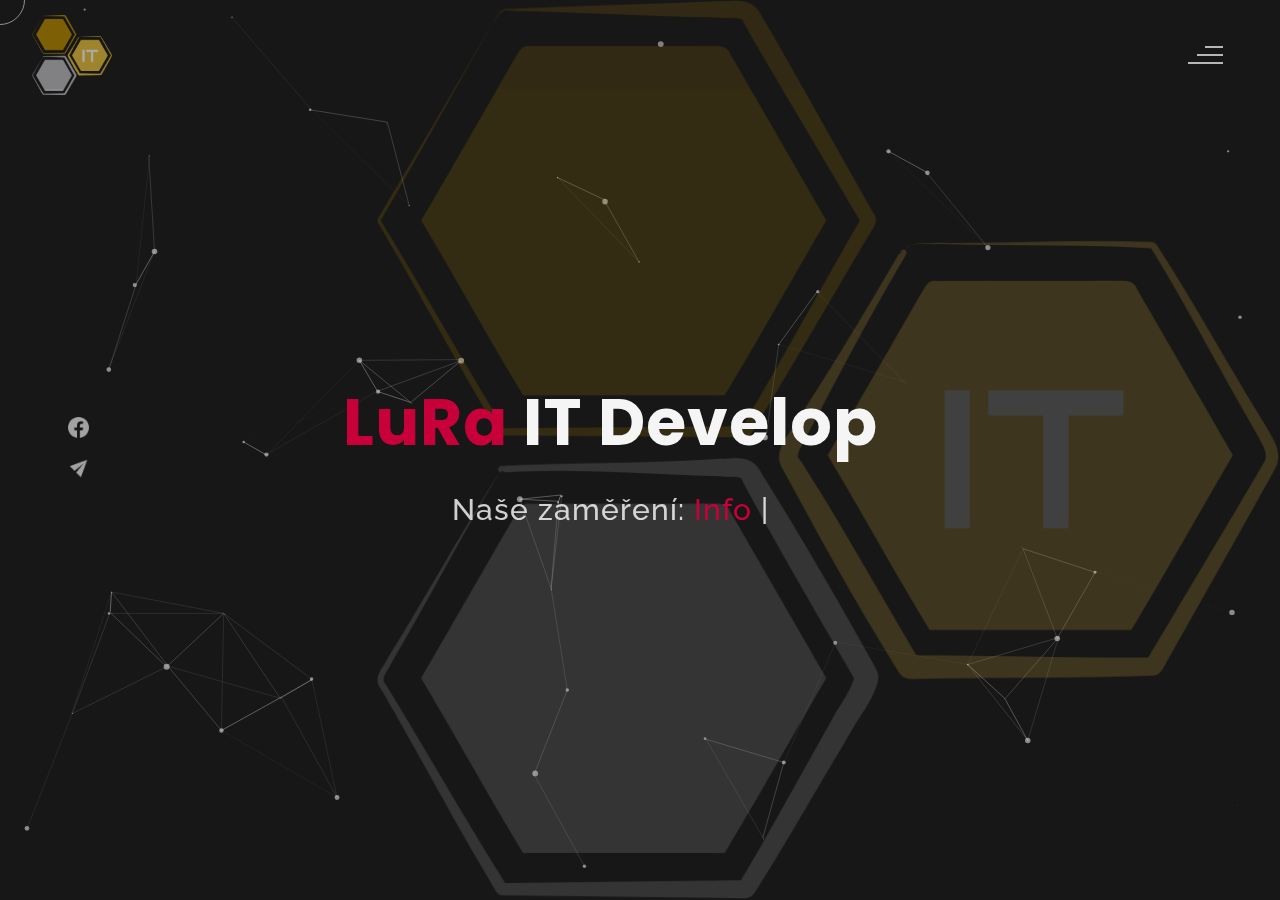
<file: index.html>
<!DOCTYPE html>
<html lang="cs">
<head>
    <meta charset="UTF-8">
    <meta name="viewport" content="width=device-width, initial-scale=1.0">
    <meta name="description" content="LuRa IT Develop - vývoj aplikací technologií Net" />
	<meta name="keywords" content="c#, net, maui, android, wpf, ASP .NET, programovani, Blazor, vyvoj, SignalR" />
	<meta name="author" content="Lukáš Hanák" />
    <title>LuRa IT Develop - vývoj aplikací technologií Net</title>
  <!--favicon-img--> 
   <link rel="icon" type="image/png" href="images/favicon.ico">
   <!--favicon-img-->
   <!--main css file should not be removed -->
    <link rel="stylesheet" href="css/index.css">
    <!--main css file-->
    <script src="https://cdnjs.cloudflare.com/ajax/libs/gsap/3.2.6/gsap.min.js"></script>
</head>
<body>
    <!--contains all the div-->
    <div id="all">
    <!--mouse  follower-->
        <div class="cursor"></div>
    <!--mouse  follower-->
    <!--loader-->
        <div id="loader">
            <span class="color">Načítám</span>... 
        </div>
    <!--loader-end-->
    <!--link-screen-->
        <div id="breaker">
        </div>
        <div id="breaker-two">
        </div>
    <!--link-screen-->
        <!--Main-Section-->
        <!--Navigator-fullscreen-->
        <div id="navigation-content">
            <div class="logo">
                <img src="images/obrazce_logo.png" alt="logo">
            </div>
            <div class="navigation-close">
                <span class="close-first"></span>
                <span class="close-second"></span>
            </div>
            <div class="navigation-links">
                <a href="#" data-text="DOMŮ" id="home-link" >DOMŮ</a>
                <a href="#" data-text="O NÁS" id="about-link" >O NÁS</a>
                <a href="#" data-text="SLUŽBY" id="portfolio-link" >NAŠE SLUŽBY</a>
                <a href="#" data-text="UKÁZKY" id="blog-link" >UKÁZKY Z NAŠÍ PRÁCE</a>
                <a href="#" data-text="KONTAKT" id="contact-link" >KONTAKT</a>
            </div>
        </div>
        <!--Navigator-Fullscreen END-->
          <!--Home Page-->
        <!--Menubar-->
        <div id="navigation-bar">
            <img src="images/obrazce_logo.png" alt="logo">
            <div class="menubar">
                <span class="first-span"></span>
                <span class="second-span"></span>
                <span class="third-span"></span>
            </div>
        </div>
        <!--Menubar End-->
          <!--Header-->
        <div id="header">
            <div id="particles"></div>
              <!--Social Media Links-->
            <div class="social-media-links">
                <a href="#"><img src="images/facebook logo.png" class="social-media" alt="facebook-logo"></a>
                <a href="Mailto:info@lura-it.eu"><img src="images/mail.png" alt="email-pic" class="social-media"></a><!--Your email Id write in place of "#"-->

            </div>
            <!--Social Media Links end-->
            <div class="header-content">
                <div class="header-content-box">
                <div class="firstline"><span class="color">LuRa </span>IT Develop</div>
                <div class="secondline">
                Naše zaměření: 
            <!--<span class="txt-rotate color" data-period="1200"data-rotate='[ " C#", " Blazor", " MAUI (Android)", " ASP .Net", " WPF" ]'></span>-->
            <span class="txt-rotate color" data-period="600"data-rotate='[ " Informační systémy", "C#, MAUI, Blazor, ASP NET, WPF", " Průmyslové aplikace"," MS SQL, SignalR, REST API, MySql", "Průmyslové terminály" ]'></span>
            <span class="slash">|</span>
        </div>
                    <!--<div class="contact">
                <a href="Tel:777 581 850"><img src="images/call.png" alt="phone-pic" class="contactpic"></a>
                    </div>-->    
            </div>
            </div>
            <!--header image-->
            <div class="header-image">
            <img src="images/obrazce_logo.png" alt="logo">
            </div>
            <!--header image end-->
        </div>
           <!--Header End-->
        <!--HomePage End-->
        <!--Main-Section End-->
        <!--about-->
        <div id="about">
            <div class="color-changer">
            <div class="color-panel">
                <img src="images/gear.png" alt="">
            </div>
            <div class="color-selector">
                <div class="heading">Vyber barvu</div>
                <div class="colors">
                    <ul >
                    <li>
                        <a href="#0" class="color-red " title="color-red"></a>
                    </li>
                    <li>
                        <a href="#0" class="color-purple" title="color-purple"></a>
                    </li>
                    <li>
                        <a href="#0" class="color-malt" title="color-malt"></a>
                    </li>
                    <li>
                        <a href="#0" class="color-green" title="color-green"></a>
                    </li>
                    <li>
                        <a href="#0" class="color-blue" title="color-blue"></a>
                    </li>
                    <li>
                        <a href="#0" class="color-orange" title="color-orange"></a>
                    </li>
                    </ul>
                </div>
            </div>
        </div>
            <!--about content-->
            <div id="about-content">
                <div class="about-header">
                    O <span class="color">Nás</span>
                    <span class ="header-caption">Poznejte něco málo o <span class="color"> nás.</span></span>
                </div>
                <div class="about-main">
            <div class="about-first-paragraph wow">
            <!--about description-->
               <span class="about-first-line">
                    Jsme parta  
                    <span class="color">2 vývojářů</span>
                     z jížní moravy </span>
                     <br>
               <span class="about-second-line"> Jsme programátoři na volné noze, kteří dělají co je baví. Nebereme práci jako nutnost, ale jako koníček. To nás odlišuje od ostatních. Nebojíme se výzev, a proto naše moto: <span class="color">"Kde je vůle, tam je cesta" </span></span>
             
            </div>
            <!--about picture-->
            <div class="about-img">
                <img src="images/programing_small.jpg" alt="Your Image">
            </div>
            </div>
    
            </div>
            <!--services start-->
            <div id="services">
                <div class="color-changer">
                    <div class="color-panel">
                        <img src="images/gear.png" alt="">
                    </div>
                    <div class="color-selector">
                        <div class="heading">Vyber barvu</div>
                        <div class="colors">
                            <ul >
                            <li>
                                <a href="#0" class="color-red " title="color-red"></a>
                            </li>
                            <li>
                                <a href="#0" class="color-purple" title="color-purple"></a>
                            </li>
                            <li>
                                <a href="#0" class="color-malt" title="color-malt"></a>
                            </li>
                            <li>
                                <a href="#0" class="color-green" title="color-green"></a>
                            </li>
                            <li>
                                <a href="#0" class="color-blue" title="color-blue"></a>
                            </li>
                            <li>
                                <a href="#0" class="color-orange" title="color-orange"></a>
                            </li>
                            </ul>
                        </div>
                    </div>
                    </div>
            <!--services header-->
                    <div class="services-heading wow">
                        <span class="color">Naše</span> služby
                    </div>
            <!--services header end-->
            <!--services content-->
                    <div class="services-content">
                           <div class="service-one service wow">
                               <div class="service-img">
                               <img src="images/c_sharp.png" alt="service-one">
                               </div>
                               <div class="service-description">
                                <h2>Vývoj</h2>
                                <p>Vývoj aplikací v C#. Máme zkušenosti s různými technologiemi: Maui, WPF, ASP .Net, Blazor, ... Využíváme moderní frameworky a komunikujeme přes API nebo SignalR. Data Vám uložíme v MS SQL nebo MySQL</p>
                               </div>
                           </div>
                           <div class="service-two service wow">
                               <div class="service-img">
                               <img src="images/hw.png" alt="service-two">
                               </div>
                               <div class="service-description">
                                <h2>Výroba HW</h2>
                                <p>Vyrobíme dotykové terminály na míru dle potřeb, třeba i z nerezu. Například pro tisk štítku nebo vážení zboží. Umíme i postavit nízkonákladovou sušičku, nebojíme se práce a rádi příjmeme jakoukoliv výzvu</p>
                               </div>
                           </div>
                           <div class="service-three service wow">
                            <div class="service-img">
                               <img src="images/other.png" alt="service-three">
                            </div>
                            <div class="service-description">
                                <h2>Ostatní</h2>
                                <p>Nebojíme se i opravy PC, sestavování PC, 3D tisku nebo u pouze podpory v oblasti IT</p>
                            </div>
                        </div>
                    </div>
            </div>
            <!--services content end-->
            <!--services end-->
            
    <!--copyright-section You Can Remove After Downloading-->
            <div class="footer">
             <div class="footer-text">
                 <img src="./images/copyright.png" alt="copyright-img" class="images" height="14px"> LuRa IT Develop
             </div>
            </div>
    <!--copyright-section-->
        </div>
        <!--about end-->
        <!--portfolio-->
        <div id="portfolio">
            <div class="color-changer">
                <div class="color-panel">
                    <img src="images/gear.png" alt="">
                </div>
                <div class="color-selector">
                    <div class="heading">Vyber barvu</div>
                    <div class="colors">
                        <ul >
                        <li>
                            <a href="#0" class="color-red " title="color-red"></a>
                        </li>
                        <li>
                            <a href="#0" class="color-purple" title="color-purple"></a>
                        </li>
                        <li>
                            <a href="#0" class="color-malt" title="color-malt"></a>
                        </li>
                        <li>
                            <a href="#0" class="color-green" title="color-green"></a>
                        </li>
                        <li>
                            <a href="#0" class="color-blue" title="color-blue"></a>
                        </li>
                        <li>
                            <a href="#0" class="color-orange" title="color-orange"></a>
                        </li>
                        </ul>
                    </div>
                </div>
                </div>
            <div class="portfolio-header"> <span class="color"> Naše </span> služby
            <span class ="header-caption"> Vývoj v  <span class="color"> . Net</span></span></div>
             <div id="portfolio-content">
                 <div class="portfolio portfolio-first">
                     <div class="portfolio-image">
                        <img src="images/website.jpg" alt="portfolio-first">
                     </div>
                     <div class="portfolio-text">
                         <h2>Webové aplikace</h2>
                         <p>Pracujeme s Blazor a ASP .NET, specializujeme se na informační systémy</p>
                         <div class="button"><button><span class="index">Blazor, ASP .NET<i class="gg-arrow-right"></i></span></button></div>
                     </div>
                 </div>
                 <div class="portfolio portfolio-second">
                    <div class="portfolio-image">
                        <img src="images/mobile.jpg" alt="portfolio-second">
                    </div>
                    <div class="portfolio-text">
                        <h2>Mobilní aplikace</h2>
                        <p>Vyvýjíme v MAUI, není pro nás problém Blazor. Pro komunikaci používáme REST API nebo SignalR</p>
                        <div class="button"><button><span class="index"> MAUI, SignalR, RestAPI<i class="gg-arrow-right"></i></span></button></div>
                    </div>
                </div>
             
                <div class="portfolio portfolio-third">
                    <div class="portfolio-image">
                        <img src="images/csharp.jpg" alt="portfolio-third">
                    </div>
                    <div class="portfolio-text">
                        <h2>WPF</h2>
                        <p>Naše oblíbená platforma je WPF, tvoříme v ní informační systémy, ale i menší programy s přívětivým UI rozhraním</p>
                        <div class="button"><button><span class="index"> WPF, EF<i class="gg-arrow-right"></i></span></button></div>
                    </div>
                </div>
                <div class="portfolio portfolio-fourth">
                    <div class=" portfolio-image">
                        <img src="images/3d.jpg" alt="portfolio-fourth">
                    </div>
                    <div class="portfolio-text">
                        <h2>Ostatní</h2>
                        <p>Tiskneme ve 3D, vyrábíme dotykové terminály, sestavujeme a opravujeme PC nebo se snažíme poradit</p>
                        <div class="button"><button><span class="index"> Výroba, Oprava, Poradenství, 3D tisk<i class="gg-arrow-right"></i></span></button></div>
                    </div>
                </div>
                 </div>
                    <!--copyright-section You Can Remove After Downloading-->
            <div class="footer">
                <div class="footer-text">
                    <img src="./images/copyright.png" alt="copyright-img" class="images" height="14px"> LuRa IT Develop
                </div>
               </div>
       <!--copyright-section-->
             </div>
        <!--portfolio end-->
        <!--blog-->
        <div id="blog">
            <div class="color-changer">
                <div class="color-panel">
                    <img src="images/gear.png" alt="">
                </div>
                <div class="color-selector">
                    <div class="heading">Vyber barvu</div>
                    <div class="colors">
                        <ul >
                        <li>
                            <a href="#0" class="color-red " title="color-red"></a>
                        </li>
                        <li>
                            <a href="#0" class="color-purple" title="color-purple"></a>
                        </li>
                        <li>
                            <a href="#0" class="color-malt" title="color-malt"></a>
                        </li>
                        <li>
                            <a href="#0" class="color-green" title="color-green"></a>
                        </li>
                        <li>
                            <a href="#0" class="color-blue" title="color-blue"></a>
                        </li>
                        <li>
                            <a href="#0" class="color-orange" title="color-orange"></a>
                        </li>
                        </ul>
                    </div>
                </div>
                </div>
        <div class="blog-header"> NAŠE PRÁCE</span>
            <span class ="header-caption"> Ukázka toho, co <span class="color"> děláme.</span></span></div>
            <div class="blog-content">

                <div class="blogs">
                    <a href="#">
                    <div class="img">
                        <img src="images/nahledy/expedice.jpg" alt="blog-two">
                        <div class="blog-date">Windsor Enterprise s.r.o. | Venison CZ s.r.o. | M.K.L. s.r.o.</div>
                    </div>
                    <div class="blog-text">
                        <h3>Expediční terminál</h3>
                        <p>Obrazovka expedičního terminálu, velké prvky pro lehké dotykové ovládání. Jednoduché rozhraní pro snadnou obsluhu, napojení na databázi a váhu. Tisk etiket. Plnění daty z pohodlí kanceláře. </p>
                    </div></a>
                </div> 

                <div class="blogs">
                    <a href="#">
                    <div class="img">
                        <img src="images/nahledy/prijem.jpg" alt="blog-two">
                        <div class="blog-date">Windsor Enterprise s.r.o. | Venison CZ s.r.o.</div>
                    </div>
                    <div class="blog-text">
                        <h3>Příjmový terminál</h3>
                        <p>Obrazovka příjmového terminálu, velké prvky pro lehké dotykové ovládání. Jednoduché rozhraní pro snadnou obsluhu, napojení na databázi a váhu. Načítání plomb čtečkou kódů.</p>
                    </div></a>
                </div> 

                <div class="blogs">
                    <a href="#">
                    <div class="img">
                        <img src="images/nahledy/produkce.jpg" alt="blog-two">
                        <div class="blog-date">Windsor Enterprise s.r.o. | Venison CZ s.r.o.</div>
                    </div>
                    <div class="blog-text">
                        <h3>Produkční terminál</h3>
                        <p>Obrazovka produkčního terminálu. Ovládání pomocí čtečky a čárovými kódy z důvodu vlhkého prostředí a nutnosti nedotýkat se obrazovky. Načítání vykoupených kusů do produkce.</p>
                    </div></a>
                </div> 

                <div class="blogs">
                    <a href="#">
                    <div class="img">
                        <img src="images/nahledy/mvykup.jpg" alt="blog-two">
                        <div class="blog-date">Venison CZ s.r.o.</div>
                    </div>
                    <div class="blog-text">
                        <h3>Mobilní výkup</h3>
                        <p>Náhled obrazovky mobilní aplikace pro nákupčí. Příjem zvěřem, tvorba a tisk pokladních dokladů. Tisk pomocí BT termo tiskárny. Spojení se serverm pomocí SignalR, plná kontrola zaměstnanců. Pokladní kniha.</p>
                    </div></a>
                </div> 

                <div class="blogs">
                    <a href="#">
                    <div class="img">
                        <img src="images/nahledy/msklad.jpg" alt="blog-two">
                        <div class="blog-date">Venison CZ s.r.o.</div>
                    </div>
                    <div class="blog-text">
                        <h3>Mobilní sklad</h3>
                        <p>Náhled obrazovky mobilní aplikace pracovníky externího skladu. Napojední na DB, načítání palet a zboží při sestavování objednávky. Android čtečka čárových kódů.</p>
                    </div></a>
                </div> 

                <div class="blogs">
                    <a href="#">
                    <div class="img">
                        <img src="images/nahledy/vykup1.png" alt="blog-two">
                        <div class="blog-date">Venison CZ s.r.o.</div>
                    </div>
                    <div class="blog-text">
                        <h3>Blazor verze výkupu pro nákupčí</h3>
                        <p>Náhled obrazovky webové verze výkupu pro nákupčí. Více možností exportu, tisku. Statistiky a kontrola mobilních zařízení. Využití Blazor a SignalR. Napojení na informační systém.</p>
                    </div></a>
                </div> 

                <div class="blogs">
                    <a href="#">
                    <div class="img">
                        <img src="images/nahledy/vykup2.png" alt="blog-two">
                        <div class="blog-date">Venison CZ s.r.o.</div>
                    </div>
                    <div class="blog-text">
                        <h3>Blazor verze výkupu pro nákupčí</h3>
                        <p>Náhled obrazovky webové verze výkupu pro nákupčí. Více možností exportu, tisku. Statistiky a kontrola mobilních zařízení. Využití Blazor a SignalR. Napojení na informační systém.</p>
                    </div></a>
                </div> 

                <div class="blogs">
                    <a href="#">
                    <div class="img">
                        <img src="images/nahledy/vykup3.png" alt="blog-two">
                        <div class="blog-date">Venison CZ s.r.o.</div>
                    </div>
                    <div class="blog-text">
                        <h3>Blazor verze výkupu pro nákupčí</h3>
                        <p>Náhled obrazovky webové verze výkupu pro nákupčí. Více možností exportu, tisku. Statistiky a kontrola mobilních zařízení. Využití Blazor a SignalR. Napojení na informační systém.</p>
                    </div></a>
                </div> 

                <div class="blogs">
                    <a href="#">
                    <div class="img">
                        <img src="images/nahledy/vykup4.png" alt="blog-two">
                        <div class="blog-date">Venison CZ s.r.o.</div>
                    </div>
                    <div class="blog-text">
                        <h3>Blazor verze výkupu pro nákupčí</h3>
                        <p>Náhled obrazovky webové verze výkupu pro nákupčí. Více možností exportu, tisku. Statistiky a kontrola mobilních zařízení. Využití Blazor a SignalR. Napojení na informační systém.</p>
                    </div></a>
                </div> 

                <div class="blogs">
                    <a href="#">
                    <div class="img">
                        <img src="images/nahledy/vykup5.png" alt="blog-two">
                        <div class="blog-date">Venison CZ s.r.o.</div>
                    </div>
                    <div class="blog-text">
                        <h3>Blazor verze výkupu pro nákupčí</h3>
                        <p>Náhled obrazovky webové verze výkupu pro nákupčí. Více možností exportu, tisku. Statistiky a kontrola mobilních zařízení. Využití Blazor a SignalR. Napojení na informační systém.</p>
                    </div></a>
                </div> 

                <div class="blogs">
                    <a href="#">
                    <div class="img">
                        <img src="images/nahledy/is1.jpg" alt="blog-two">
                        <div class="blog-date">Windsor Enterprise s.r.o. | Venison CZ s.r.o. | M.K.L. s.r.o.</div>
                    </div>
                    <div class="blog-text">
                        <h3>Informační systém</h3>
                        <p>Náhled obrazovky IS na míru pro firnmy, které se zabývají výkup a zpracováním zvěře. Napojení na veterinární správu. Tisk a tvorba etiket. Statistiky, dodací listy, plánování a sposta dalšího. Spolupracuje s terminály, mobilní app a serverem s DB.</p>
                    </div></a>
                </div> 

                <div class="blogs">
                    <a href="#">
                    <div class="img">
                        <img src="images/nahledy/is2.jpg" alt="blog-two">
                        <div class="blog-date">Windsor Enterprise s.r.o. | Venison CZ s.r.o. | M.K.L. s.r.o.</div>
                    </div>
                    <div class="blog-text">
                        <h3>Informační systém</h3>
                        <p>Náhled obrazovky IS na míru pro firnmy, které se zabývají výkup a zpracováním zvěře. Napojení na veterinární správu. Tisk a tvorba etiket. Statistiky, dodací listy, plánování a sposta dalšího. Spolupracuje s terminály, mobilní app a serverem s DB.</p>
                    </div></a>
                </div> 

                <div class="blogs">
                    <a href="#">
                    <div class="img">
                        <img src="images/nahledy/is3.png" alt="blog-two">
                        <div class="blog-date">Windsor Enterprise s.r.o. | Venison CZ s.r.o. | M.K.L. s.r.o.</div>
                    </div>
                    <div class="blog-text">
                        <h3>Informační systém</h3>
                        <p>Náhled obrazovky IS na míru pro firnmy, které se zabývají výkup a zpracováním zvěře. Napojení na veterinární správu. Tisk a tvorba etiket. Statistiky, dodací listy, plánování a sposta dalšího. Spolupracuje s terminály, mobilní app a serverem s DB.</p>
                    </div></a>
                </div> 

                <div class="blogs">
                    <a href="#">
                    <div class="img">
                        <img src="images/nahledy/is4.png" alt="blog-two">
                        <div class="blog-date">Windsor Enterprise s.r.o. | Venison CZ s.r.o. | M.K.L. s.r.o.</div>
                    </div>
                    <div class="blog-text">
                        <h3>Informační systém</h3>
                        <p>Náhled obrazovky IS na míru pro firnmy, které se zabývají výkup a zpracováním zvěře. Napojení na veterinární správu. Tisk a tvorba etiket. Statistiky, dodací listy, plánování a sposta dalšího. Spolupracuje s terminály, mobilní app a serverem s DB.</p>
                    </div></a>
                </div> 

               
                
               
            </div>
               <!--copyright-section You Can Remove After Downloading-->
               <div class="footer">
                <div class="footer-text">
                    <img src="./images/copyright.png" alt="copyright-img" class="images" height="14px"> LuRa IT Develop
                </div>
               </div>
       <!--copyright-section-->
        </div>
        <!--blog end-->
        <!--contact-->
     <div id="contact">
        <div class="color-changer">
            <div class="color-panel">
                <img src="images/gear.png" alt="">
            </div>
            <div class="color-selector">
                <div class="heading">Vyber barvu</div>
                <div class="colors">
                    <ul >
                    <li>
                        <a href="#0" class="color-red " title="color-red"></a>
                    </li>
                    <li>
                        <a href="#0" class="color-purple" title="color-purple"></a>
                    </li>
                    <li>
                        <a href="#0" class="color-malt" title="color-malt"></a>
                    </li>
                    <li>
                        <a href="#0" class="color-green" title="color-green"></a>
                    </li>
                    <li>
                        <a href="#0" class="color-blue" title="color-blue"></a>
                    </li>
                    <li>
                        <a href="#0" class="color-orange" title="color-orange"></a>
                    </li>
                    </ul>
                </div>
            </div>
            </div>
         <div class="contact-header">Kontaktujte <span class="color"> nás</span>
        <div class="contact-header-caption">Jak se s<span class="color"> námi</span> spojit</div></div>
        <div class="contact-content">
            
            <!--Contact information-->
            <div class="contact-info">
                <div class="contact-info-header">
                    Lukáš Hanák
                </div>
                <div class="contact-info-content">
                <div class="contect-info-content-line">
                    <img src="./images/icon-name.png" class="icon" alt="name-icon">
                    <div class="contact-info-icon-text">
                        <h6>LinkedIn</h6>
                        <p><a href="www.linkedin.com/in/lukashanyshanak" style="color: white; text-decoration: none;">www.linkedin.com/in/lukashanyshanak</a></p>
                  </div>
                </div>
              <div class="contect-info-content-line">
                  <img src="./images/icon-phone.png" class="icon" alt="phone-icon">
                  <div class="contact-info-icon-text">
                      <h6>Telefon</h6>
                      <p>+420 777 581 850</p>
                </div>
              </div>
              
              <div class="contect-info-content-line">
                  <img src="./images/icon-email.png" class="icon" alt="email-icon">
                  <div class="contact-info-icon-text">
                      <h6>Email</h6>
                      <p>hanak@lura-it.eu</p>
                </div>
              </div>
                </div>
            <!--Contact information end-->
           </div>
            
           <!--Contact information-->
             <div class="contact-info">
                <div class="contact-info-header">
                    Radek Vala
                </div>
                <div class="contact-info-content">
                <div class="contect-info-content-line">
                    <img src="./images/icon-name.png" class="icon" alt="name-icon">
                    <div class="contact-info-icon-text">
                        <h6>LinkedId</h6>
                        <p><a href="https://www.linkedin.com/in/radek-vala-543393aa/" style="color: white; text-decoration: none;">www.linkedin.com/in/radek-vala-543393aa/</a></p>
                  </div>
                </div>
                
              <div class="contect-info-content-line">
                  <img src="./images/icon-phone.png" class="icon" alt="phone-icon">
                  <div class="contact-info-icon-text">
                      <h6>Telefon</h6>
                      <p>+420 728 015 407</p>
                </div>
              </div>
              
              <div class="contect-info-content-line">
                  <img src="./images/icon-email.png" class="icon" alt="email-icon">
                  <div class="contact-info-icon-text">
                      <h6>Email</h6>
                      <p>vala@lura-it.eu</p>
                </div>
              </div>
                </div>
            <!--Contact information end-->
           </div>
        </div>
                    <!--copyright-section You Can Remove After Downloading-->
                    <div class="footer">
                        <div class="footer-text">
                            <img src="./images/copyright.png" alt="copyright-img" class="images" height="14px"> LuRa IT Develop
                        </div>
                       </div>
               <!--copyright-section-->
     </div>
        <!--contact end-->
    </div>
    <!--all the divisions-->
    <script src="js/jquery.min.js"></script>
    <script src="js/particles.js"></script>
    <script src="js/particles.min.js"></script>
    <script src="js/index.js"></script>
    <!--particles script-->
    <script>
  particlesJS("particles", {"particles":{"number":{"value":40,"density":{"enable":true,"value_area":800}},"color":{"value":"#ffffff"},"shape":{"type":"circle","stroke":{"width":0,"color":"#000000"},"polygon":{"nb_sides":5},"image":{"src":"img/github.svg","width":100,"height":100}},"opacity":{"value":0.5,"random":false,"anim":{"enable":false,"speed":1,"opacity_min":0.1,"sync":false}},"size":{"value":3,"random":true,"anim":{"enable":false,"speed":40,"size_min":0.1,"sync":false}},"line_linked":{"enable":true,"distance":150,"color":"#ffffff","opacity":0.4,"width":1},"move":{"enable":true,"speed":6,"direction":"none","random":false,"straight":false,"out_mode":"out","bounce":false,"attract":{"enable":false,"rotateX":600,"rotateY":1200}}},"interactivity":{"detect_on":"canvas","events":{"onhover":{"enable":true,"mode":"repulse"},"onclick":{"enable":true,"mode":"push"},"resize":true},"modes":{"grab":{"distance":400,"line_linked":{"opacity":1}},"bubble":{"distance":400,"size":40,"duration":2,"opacity":8,"speed":3},"repulse":{"distance":200,"duration":0.4},"push":{"particles_nb":4},"remove":{"particles_nb":2}}},"retina_detect":true});
    </script>

</body>
</html>
</file>
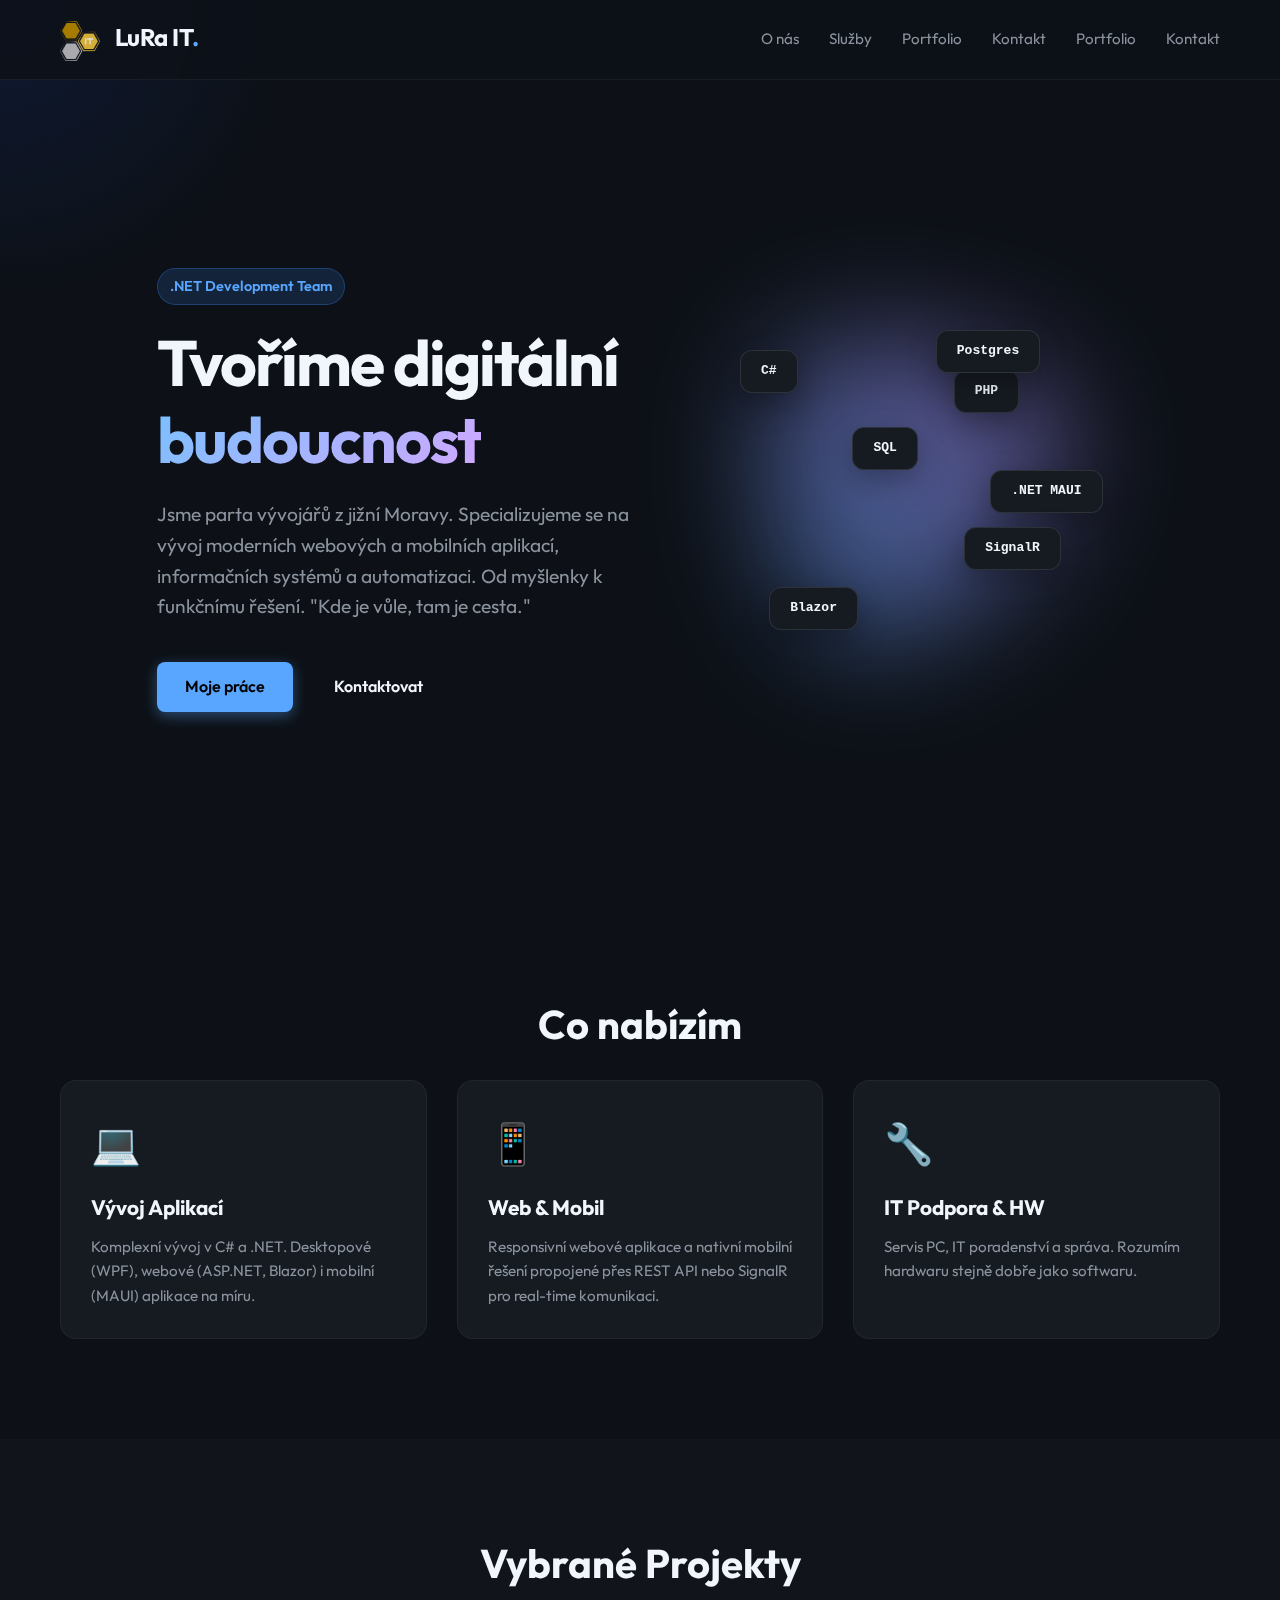
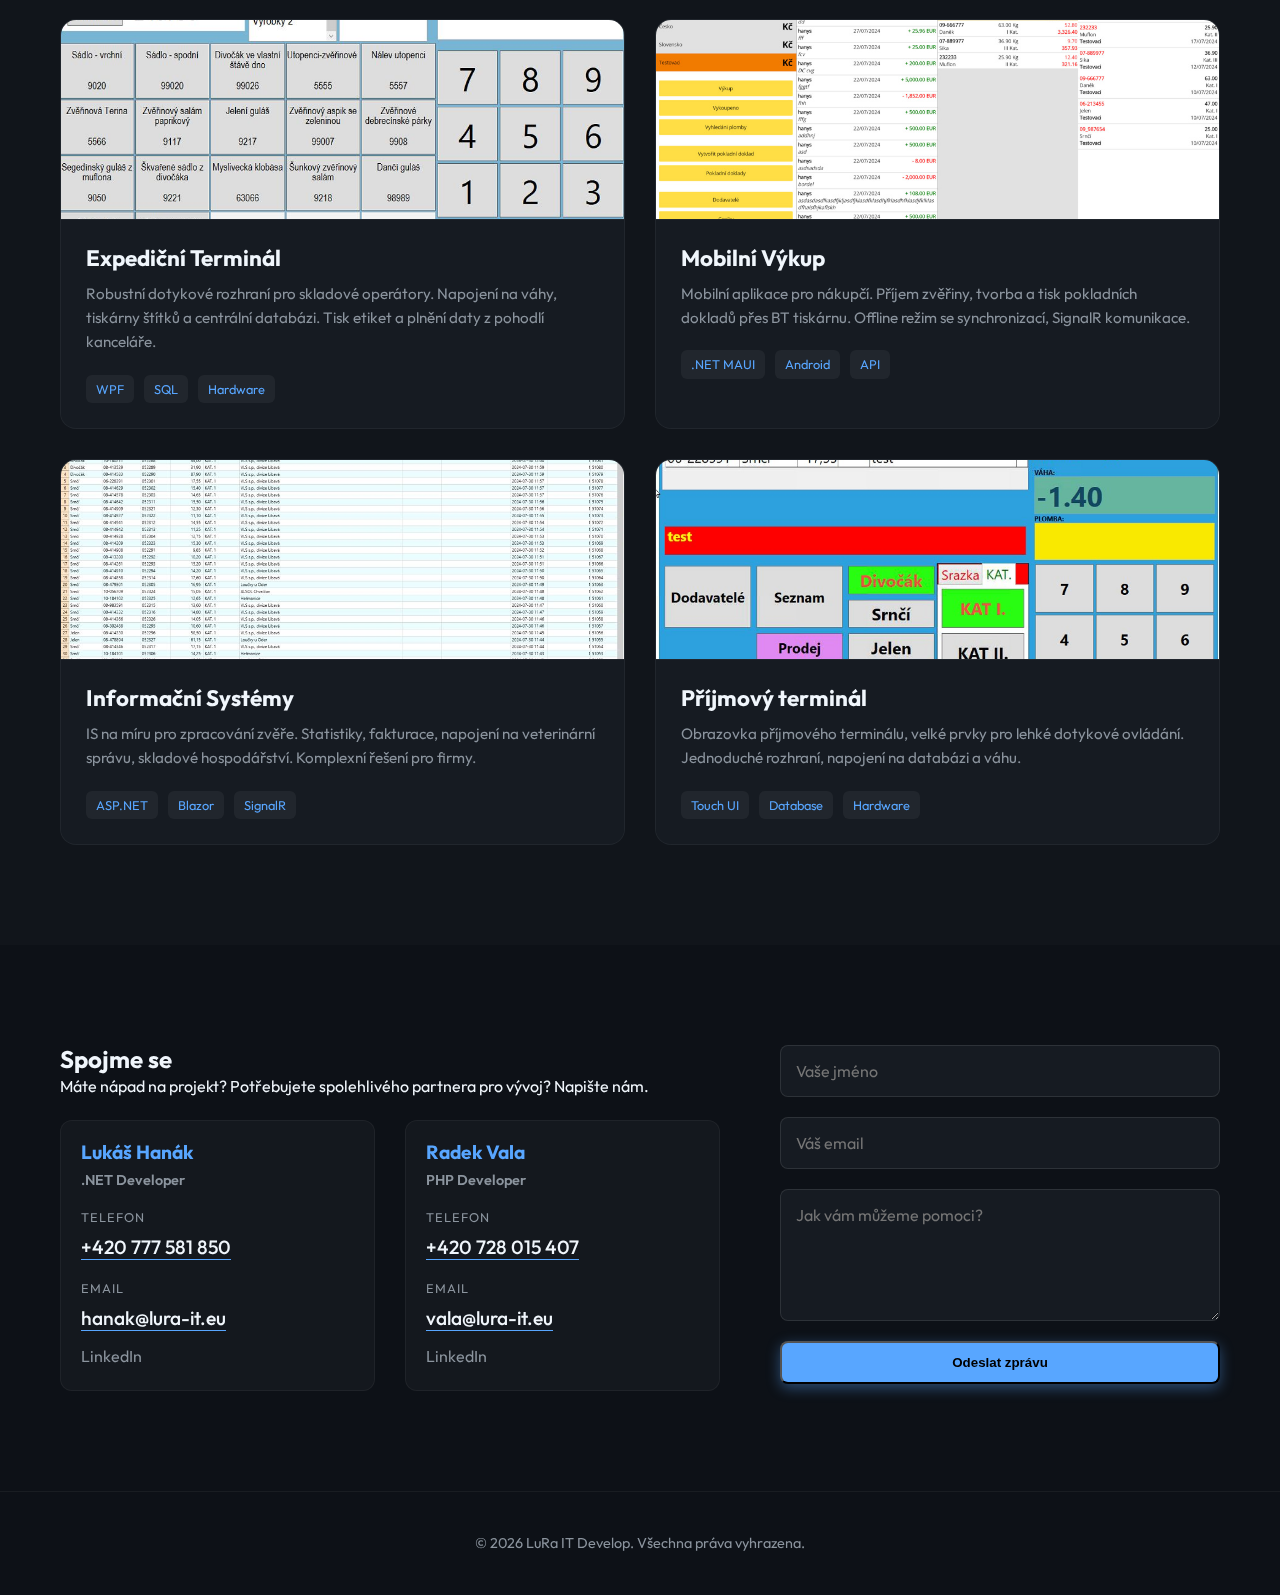
<file: new_design/index.html>
<!DOCTYPE html>
<html lang="cs">

<head>
    <meta charset="UTF-8">
    <meta name="viewport" content="width=device-width, initial-scale=1.0">
    <meta name="description" content="Lukáš Hanys Hanák - .NET Vývojář, Webové a mobilní aplikace.">
    <title>LuRa IT Develop | Lukáš Hanys Hanák</title>
    <link rel="preconnect" href="https://fonts.googleapis.com">
    <link rel="preconnect" href="https://fonts.gstatic.com" crossorigin>
    <link href="https://fonts.googleapis.com/css2?family=Outfit:wght@300;400;600;700&display=swap" rel="stylesheet">
    <link rel="stylesheet" href="style.css">
    <link rel="icon" type="image/x-icon" href="favicon.ico">
</head>

<body>
    <div class="mouse-cursor-gradient-tracking"></div>

    <header class="navbar">
        <div class="container navbar-container">
            <a href="#" class="logo">
                <img src="images/logo.png" alt="LuRa IT Logo"
                    style="height: 40px; vertical-align: middle; margin-right: 10px;">
                LuRa IT<span class="dot">.</span>
            </a>
            <nav class="nav-links">
                <a href="#about">O nás</a>
                <a href="#services">Služby</a>
                <a href="#portfolio">Portfolio</a>
                <a href="#contact">Kontakt</a>
                <a href="#portfolio">Portfolio</a>
                <a href="#contact">Kontakt</a>
            </nav>
            <button class="mobile-menu-btn" aria-label="Menu">
                <span></span>
                <span></span>
                <span></span>
            </button>
        </div>
    </header>

    <main>
        <!-- Hero Section -->
        <section id="hero" class="hero-section">
            <div class="container hero-content">
                <div class="hero-text">
                    <span class="badge">.NET Development Team</span>
                    <h1>Tvoříme digitální <br><span class="gradient-text">budoucnost</span></h1>
                    <p>Jsme parta vývojářů z jižní Moravy. Specializujeme se na vývoj moderních webových a mobilních
                        aplikací, informačních systémů a
                        automatizaci. Od myšlenky k funkčnímu řešení. "Kde je vůle, tam je cesta."</p>
                    <div class="hero-buttons">
                        <a href="#portfolio" class="btn-primary">Moje práce</a>
                        <a href="#contact" class="btn-secondary">Kontaktovat</a>
                    </div>
                </div>
                <div class="hero-visual">
                    <div class="abstract-shape"></div>
                    <div class="code-badge-container">
                        <div class="code-badge floating-1">C#</div>
                        <div class="code-badge floating-2">.NET MAUI</div>
                        <div class="code-badge floating-3">Blazor</div>
                        <div class="code-badge floating-4">SQL</div>
                        <div class="code-badge floating-5">PHP</div>
                        <div class="code-badge floating-6">SignalR</div>
                        <div class="code-badge floating-7">Postgres</div>
                    </div>
                </div>
            </div>
        </section>

        <!-- Services Section -->
        <section id="services" class="services-section">
            <div class="container">
                <h2 class="section-title">Co nabízím</h2>
                <div class="services-grid">
                    <div class="service-card">
                        <div class="icon-box">💻</div>
                        <h3>Vývoj Aplikací</h3>
                        <p>Komplexní vývoj v C# a .NET. Desktopové (WPF), webové (ASP.NET, Blazor) i mobilní (MAUI)
                            aplikace na míru.</p>
                    </div>
                    <div class="service-card">
                        <div class="icon-box">📱</div>
                        <h3>Web & Mobil</h3>
                        <p>Responsivní webové aplikace a nativní mobilní řešení propojené přes REST API nebo SignalR pro
                            real-time komunikaci.</p>
                    </div>
                    <div class="service-card">
                        <div class="icon-box">🔧</div>
                        <h3>IT Podpora & HW</h3>
                        <p>Servis PC, IT poradenství a správa. Rozumím hardwaru stejně dobře jako softwaru.</p>
                    </div>
                </div>
            </div>
        </section>

        <!-- Portfolio Section -->
        <section id="portfolio" class="portfolio-section">
            <div class="container">
                <h2 class="section-title">Vybrané Projekty</h2>
                <div class="portfolio-grid">
                    <!-- Project 1 -->
                    <article class="project-card">
                        <div class="project-image">
                            <img src="images/projects/expedice.jpg" alt="Expediční terminál" loading="lazy">
                        </div>
                        <div class="project-content">
                            <h3>Expediční Terminál</h3>
                            <p>Robustní dotykové rozhraní pro skladové operátory. Napojení na váhy, tiskárny štítků a
                                centrální databázi. Tisk etiket a plnění daty z pohodlí kanceláře.</p>
                            <div class="tags">
                                <span>WPF</span>
                                <span>SQL</span>
                                <span>Hardware</span>
                            </div>
                        </div>
                    </article>
                    <!-- Project 2 -->
                    <article class="project-card">
                        <div class="project-image">
                            <img src="images/projects/mvykup.jpg" alt="Mobilní výkup" loading="lazy">
                        </div>
                        <div class="project-content">
                            <h3>Mobilní Výkup</h3>
                            <p>Mobilní aplikace pro nákupčí. Příjem zvěřiny, tvorba a tisk pokladních dokladů přes BT
                                tiskárnu.
                                Offline režim se synchronizací, SignalR komunikace.</p>
                            <div class="tags">
                                <span>.NET MAUI</span>
                                <span>Android</span>
                                <span>API</span>
                            </div>
                        </div>
                    </article>
                    <!-- Project 3 -->
                    <article class="project-card">
                        <div class="project-image">
                            <img src="images/projects/is1.jpg" alt="Informační systém" loading="lazy">
                        </div>
                        <div class="project-content">
                            <h3>Informační Systémy</h3>
                            <p>IS na míru pro zpracování zvěře. Statistiky, fakturace, napojení na veterinární správu,
                                skladové hospodářství. Komplexní řešení pro firmy.</p>
                            <div class="tags">
                                <span>ASP.NET</span>
                                <span>Blazor</span>
                                <span>SignalR</span>
                            </div>
                        </div>
                    </article>
                    <!-- Project 4 -->
                    <article class="project-card">
                        <div class="project-image">
                            <img src="images/projects/prijem.jpg" alt="Příjmový terminál" loading="lazy">
                        </div>
                        <div class="project-content">
                            <h3>Příjmový terminál</h3>
                            <p>Obrazovka příjmového terminálu, velké prvky pro lehké dotykové ovládání. Jednoduché
                                rozhraní, napojení na databázi a váhu.</p>
                            <div class="tags">
                                <span>Touch UI</span>
                                <span>Database</span>
                                <span>Hardware</span>
                            </div>
                        </div>
                    </article>
                </div>
            </div>
        </section>

        <!-- Contact Section -->
        <section id="contact" class="contact-section">
            <div class="container">
                <div class="contact-wrapper">
                    <div class="contact-info">
                        <h2>Spojme se</h2>
                        <p>Máte nápad na projekt? Potřebujete spolehlivého partnera pro vývoj? Napište nám.</p>

                        <div class="team-grid">
                            <div class="team-member">
                                <h3>Lukáš Hanák</h3>
                                <p class="role">.NET Developer</p>
                                <div class="contact-item">
                                    <span class="label">Telefon</span>
                                    <a href="tel:+420777581850" class="value link">+420 777 581 850</a>
                                </div>
                                <div class="contact-item">
                                    <span class="label">Email</span>
                                    <a href="mailto:hanak@lura-it.eu" class="value link">hanak@lura-it.eu</a>
                                </div>
                                <div class="social-links">
                                    <a href="https://www.linkedin.com/in/lukashanyshanak" target="_blank">LinkedIn</a>
                                </div>
                            </div>

                            <div class="team-member">
                                <h3>Radek Vala</h3>
                                <p class="role">PHP Developer</p>
                                <div class="contact-item">
                                    <span class="label">Telefon</span>
                                    <a href="tel:+420728015407" class="value link">+420 728 015 407</a>
                                </div>
                                <div class="contact-item">
                                    <span class="label">Email</span>
                                    <a href="mailto:vala@lura-it.eu" class="value link">vala@lura-it.eu</a>
                                </div>
                                <div class="social-links">
                                    <a href="https://www.linkedin.com/in/radek-vala-543393aa/"
                                        target="_blank">LinkedIn</a>
                                </div>
                            </div>
                        </div>

                    </div>
                    <form class="contact-form" onsubmit="event.preventDefault();">
                        <input type="text" placeholder="Vaše jméno" required>
                        <input type="email" placeholder="Váš email" required>
                        <textarea placeholder="Jak vám můžeme pomoci?" rows="5" required></textarea>
                        <button type="submit" class="btn-primary full-width">Odeslat zprávu</button>
                    </form>
                </div>
            </div>
        </section>
    </main>

    <footer>
        <div class="container footer-content">
            <p>&copy; 2026 LuRa IT Develop. Všechna práva vyhrazena.</p>
        </div>
    </footer>

    <script src="script.js"></script>
</body>

</html>
</file>
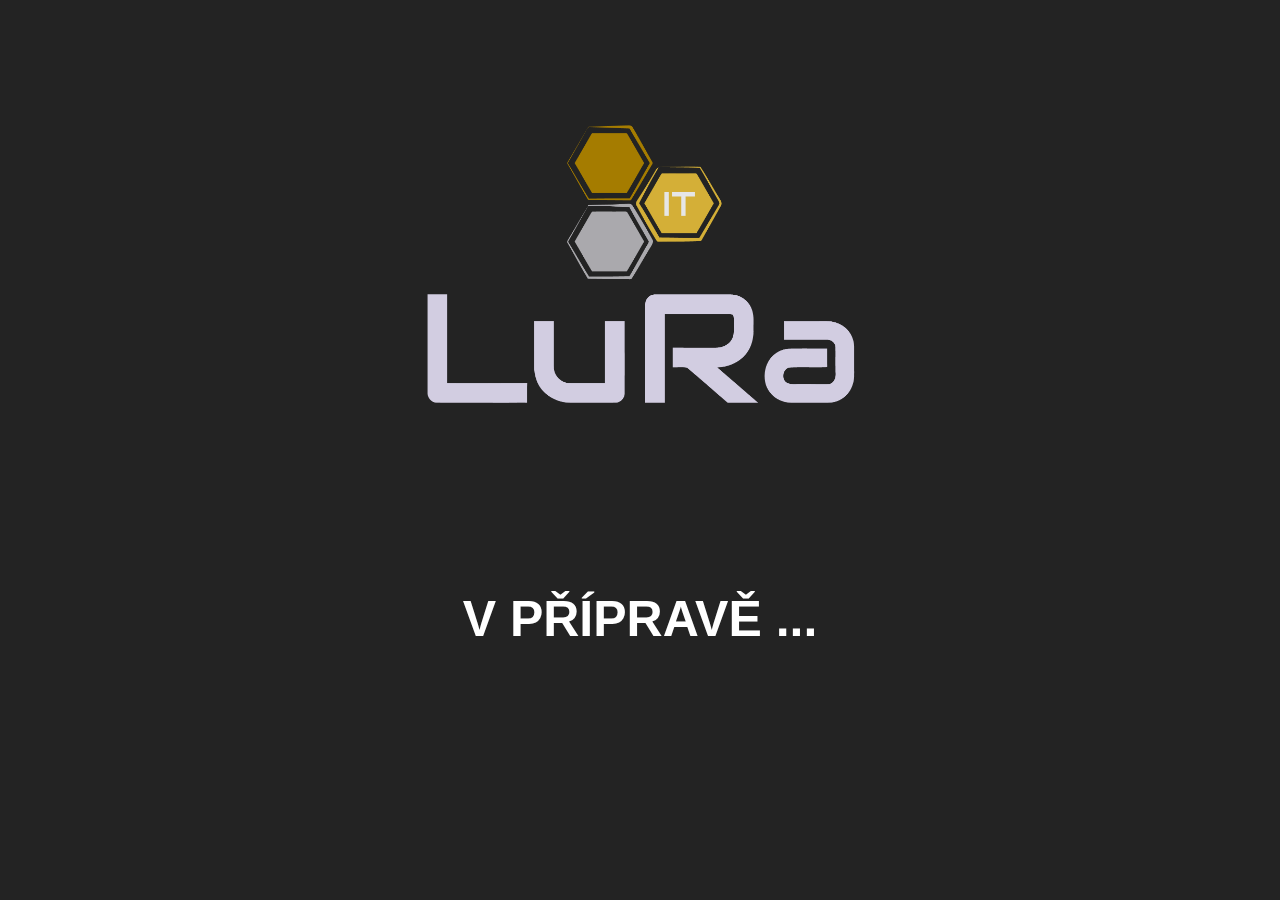
<file: devindex.html>
<!DOCTYPE html>
<html lang="en">
<head>
    <meta charset="UTF-8">
    <meta name="viewport" content="width=device-width, initial-scale=1.0">
    <meta name="description" content="LuRa IT Develop">
    <meta name="keywords" content="LuRa IT Develop, LuRa, IT, Develop">
    <meta name="author" content="Lukáš Hanák">
    <link rel="stylesheet" href="dev/style.css">
    <link rel="icon" href="dev/img/favicon.ico" type="image/x-icon">
    <link rel="shortcut icon" href="dev/img/favicon.ico" type="image/x-icon">
    <link rel="apple-touch-icon" href="dev/img/favicon.ico" type="image/x-icon">
    <link rel="apple-touch-icon-precomposed" href="dev/img/favicon.ico" type="image/x-icon">
    <title>LuRa IT Develop</title>
</head>
<body>
    <img src="dev/img/transparent-white.png" alt="LuRa IT Develop" class="logo">
    
    <H1>V PŘÍPRAVĚ ...</H1>
</body>
</html>
</file>
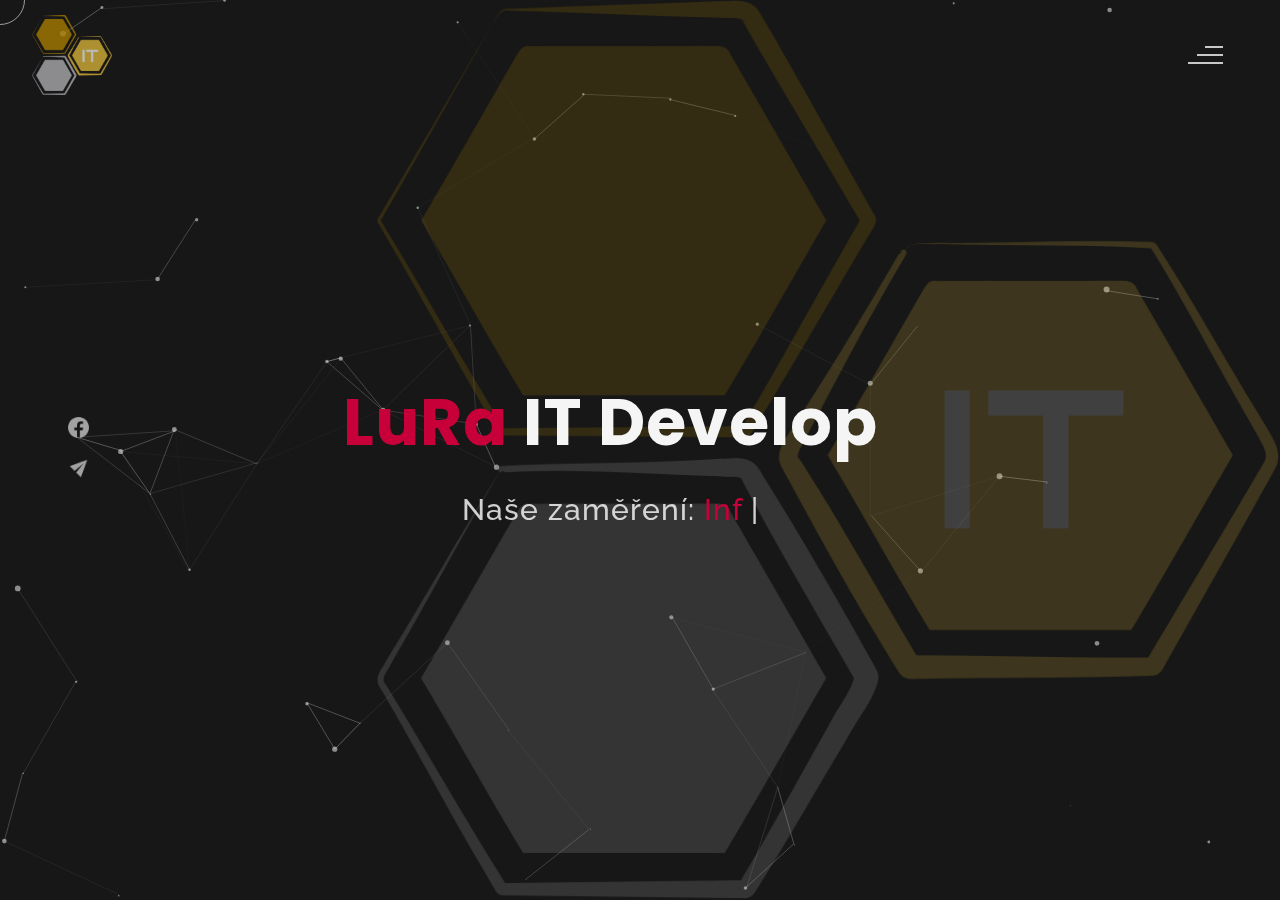
<file: index-old.html>
<!DOCTYPE html>
<html lang="cs">
<head>
    <meta charset="UTF-8">
    <meta name="viewport" content="width=device-width, initial-scale=1.0">
    <meta name="description" content="LuRa IT Develop - vývoj aplikací technologií Net" />
	<meta name="keywords" content="c#, net, maui, android, wpf, ASP .NET, programovani, Blazor, vyvoj, SignalR" />
	<meta name="author" content="Lukáš Hanák" />
    <title>LuRa IT Develop - vývoj aplikací technologií Net</title>
  <!--favicon-img--> 
   <link rel="icon" type="image/png" href="images/favicon.ico">
   <!--favicon-img-->
   <!--main css file should not be removed -->
    <link rel="stylesheet" href="css/index.css">
    <!--main css file-->
    <script src="js/gsap.min.js"></script>
</head>
<body>
    <!--contains all the div-->
    <div id="all">
    <!--mouse  follower-->
        <div class="cursor"></div>
    <!--mouse  follower-->
    <!--loader-->
        <div id="loader">
            <span class="color">Načítám</span>... 
        </div>
    <!--loader-end-->
    <!--link-screen-->
        <div id="breaker">
        </div>
        <div id="breaker-two">
        </div>
    <!--link-screen-->
        <!--Main-Section-->
        <!--Navigator-fullscreen-->
        <div id="navigation-content">
            <div class="logo">
                <img src="images/obrazce_logo.png" alt="logo">
            </div>
            <div class="navigation-close">
                <span class="close-first"></span>
                <span class="close-second"></span>
            </div>
            <div class="navigation-links">
                <a href="#" data-text="DOMŮ" id="home-link" >DOMŮ</a>
                <a href="#" data-text="O NÁS" id="about-link" >O NÁS</a>
                <a href="#" data-text="SLUŽBY" id="portfolio-link" >NAŠE SLUŽBY</a>
                <a href="#" data-text="UKÁZKY" id="blog-link" >UKÁZKY Z NAŠÍ PRÁCE</a>
                <a href="#" data-text="KONTAKT" id="contact-link" >KONTAKT</a>
            </div>
        </div>
        <!--Navigator-Fullscreen END-->
          <!--Home Page-->
        <!--Menubar-->
        <div id="navigation-bar">
            <img src="images/obrazce_logo.png" alt="logo">
            <div class="menubar">
                <span class="first-span"></span>
                <span class="second-span"></span>
                <span class="third-span"></span>
            </div>
        </div>
        <!--Menubar End-->
          <!--Header-->
        <div id="header">
            <div id="particles"></div>
              <!--Social Media Links-->
            <div class="social-media-links">
                <a href="#"><img src="images/facebook logo.png" class="social-media" alt="facebook-logo"></a>
                <a href="Mailto:info@lura-it.eu"><img src="images/mail.png" alt="email-pic" class="social-media"></a><!--Your email Id write in place of "#"-->

            </div>
            <!--Social Media Links end-->
            <div class="header-content">
                <div class="header-content-box">
                <div class="firstline"><span class="color">LuRa </span>IT Develop</div>
                <div class="secondline">
                Naše zaměření: 
            <!--<span class="txt-rotate color" data-period="1200"data-rotate='[ " C#", " Blazor", " MAUI (Android)", " ASP .Net", " WPF" ]'></span>-->
            <span class="txt-rotate color" data-period="600"data-rotate='[ " Informační systémy", "C#, MAUI, Blazor, ASP NET, WPF", " Průmyslové aplikace"," MS SQL, SignalR, REST API, MySql", "Průmyslové terminály" ]'></span>
            <span class="slash">|</span>
        </div>
                    <!--<div class="contact">
                <a href="Tel:777 581 850"><img src="images/call.png" alt="phone-pic" class="contactpic"></a>
                    </div>-->    
            </div>
            </div>
            <!--header image-->
            <div class="header-image">
            <img src="images/obrazce_logo.png" alt="logo">
            </div>
            <!--header image end-->
        </div>
           <!--Header End-->
        <!--HomePage End-->
        <!--Main-Section End-->
        <!--about-->
        <div id="about">
            <div class="color-changer">
            <div class="color-panel">
                <img src="images/gear.png" alt="">
            </div>
            <div class="color-selector">
                <div class="heading">Vyber barvu</div>
                <div class="colors">
                    <ul >
                    <li>
                        <a href="#0" class="color-red " title="color-red"></a>
                    </li>
                    <li>
                        <a href="#0" class="color-purple" title="color-purple"></a>
                    </li>
                    <li>
                        <a href="#0" class="color-malt" title="color-malt"></a>
                    </li>
                    <li>
                        <a href="#0" class="color-green" title="color-green"></a>
                    </li>
                    <li>
                        <a href="#0" class="color-blue" title="color-blue"></a>
                    </li>
                    <li>
                        <a href="#0" class="color-orange" title="color-orange"></a>
                    </li>
                    </ul>
                </div>
            </div>
        </div>
            <!--about content-->
            <div id="about-content">
                <div class="about-header">
                    O <span class="color">Nás</span>
                    <span class ="header-caption">Poznejte něco málo o <span class="color"> nás.</span></span>
                </div>
                <div class="about-main">
            <div class="about-first-paragraph wow">
            <!--about description-->
               <span class="about-first-line">
                    Jsme parta  
                    <span class="color">2 vývojářů</span>
                     z jížní moravy </span>
                     <br>
               <span class="about-second-line"> Jsme programátoři na volné noze, kteří dělají co je baví. Nebereme práci jako nutnost, ale jako koníček. To nás odlišuje od ostatních. Nebojíme se výzev, a proto naše moto: <span class="color">"Kde je vůle, tam je cesta" </span></span>
             
            </div>
            <!--about picture-->
            <div class="about-img">
                <img src="images/about-img.svg" alt="Programming Team">
            </div>
            </div>
    
            </div>
            <!--services start-->
            <div id="services">
                <div class="color-changer">
                    <div class="color-panel">
                        <img src="images/gear.png" alt="">
                    </div>
                    <div class="color-selector">
                        <div class="heading">Vyber barvu</div>
                        <div class="colors">
                            <ul >
                            <li>
                                <a href="#0" class="color-red " title="color-red"></a>
                            </li>
                            <li>
                                <a href="#0" class="color-purple" title="color-purple"></a>
                            </li>
                            <li>
                                <a href="#0" class="color-malt" title="color-malt"></a>
                            </li>
                            <li>
                                <a href="#0" class="color-green" title="color-green"></a>
                            </li>
                            <li>
                                <a href="#0" class="color-blue" title="color-blue"></a>
                            </li>
                            <li>
                                <a href="#0" class="color-orange" title="color-orange"></a>
                            </li>
                            </ul>
                        </div>
                    </div>
                    </div>
            <!--services header-->
                    <div class="services-heading wow">
                        <span class="color">Naše</span> služby
                    </div>
            <!--services header end-->
            <!--services content-->
                    <div class="services-content">
                           <div class="service-one service wow">
                               <div class="service-img">
                               <img src="images/c_sharp.png" alt="service-one">
                               </div>
                               <div class="service-description">
                                <h2>Vývoj</h2>
                                <p>Vývoj aplikací v C#. Máme zkušenosti s různými technologiemi: Maui, WPF, ASP .Net, Blazor, ... Využíváme moderní frameworky a komunikujeme přes API nebo SignalR. Data Vám uložíme v MS SQL nebo MySQL</p>
                               </div>
                           </div>
                           <div class="service-two service wow">
                               <div class="service-img">
                               <img src="images/hw.png" alt="service-two">
                               </div>
                               <div class="service-description">
                                <h2>Výroba HW</h2>
                                <p>Vyrobíme dotykové terminály na míru dle potřeb, třeba i z nerezu. Například pro tisk štítku nebo vážení zboží. Umíme i postavit nízkonákladovou sušičku, nebojíme se práce a rádi příjmeme jakoukoliv výzvu</p>
                               </div>
                           </div>
                           <div class="service-three service wow">
                            <div class="service-img">
                               <img src="images/other.png" alt="service-three">
                            </div>
                            <div class="service-description">
                                <h2>Ostatní</h2>
                                <p>Nebojíme se i opravy PC, sestavování PC, 3D tisku nebo u pouze podpory v oblasti IT</p>
                            </div>
                        </div>
                    </div>
            </div>
            <!--services content end-->
            <!--services end-->
            
    <!--copyright-section You Can Remove After Downloading-->
            <div class="footer">
             <div class="footer-text">
                 <img src="./images/copyright.png" alt="copyright-img" class="images" height="14px"> LuRa IT Develop
             </div>
            </div>
    <!--copyright-section-->
        </div>
        <!--about end-->
        <!--portfolio-->
        <div id="portfolio">
            <div class="color-changer">
                <div class="color-panel">
                    <img src="images/gear.png" alt="">
                </div>
                <div class="color-selector">
                    <div class="heading">Vyber barvu</div>
                    <div class="colors">
                        <ul >
                        <li>
                            <a href="#0" class="color-red " title="color-red"></a>
                        </li>
                        <li>
                            <a href="#0" class="color-purple" title="color-purple"></a>
                        </li>
                        <li>
                            <a href="#0" class="color-malt" title="color-malt"></a>
                        </li>
                        <li>
                            <a href="#0" class="color-green" title="color-green"></a>
                        </li>
                        <li>
                            <a href="#0" class="color-blue" title="color-blue"></a>
                        </li>
                        <li>
                            <a href="#0" class="color-orange" title="color-orange"></a>
                        </li>
                        </ul>
                    </div>
                </div>
                </div>
            <div class="portfolio-header"> <span class="color"> Naše </span> služby
            <span class ="header-caption"> Vývoj v  <span class="color"> . Net</span></span></div>
             <div id="portfolio-content">
                 <div class="portfolio portfolio-first">
                     <div class="portfolio-image">
                        <img src="images/web-dev.svg" alt="portfolio-first">
                     </div>
                     <div class="portfolio-text">
                         <h2>Webové aplikace</h2>
                         <p>Pracujeme s Blazor a ASP .NET, specializujeme se na informační systémy</p>
                         <div class="button"><button><span class="index">Blazor, ASP .NET<i class="gg-arrow-right"></i></span></button></div>
                     </div>
                 </div>
                 <div class="portfolio portfolio-second">
                    <div class="portfolio-image">
                        <img src="images/mobile-dev.svg" alt="portfolio-second">
                    </div>
                    <div class="portfolio-text">
                        <h2>Mobilní aplikace</h2>
                        <p>Vyvýjíme v MAUI, není pro nás problém Blazor. Pro komunikaci používáme REST API nebo SignalR</p>
                        <div class="button"><button><span class="index"> MAUI, SignalR, RestAPI<i class="gg-arrow-right"></i></span></button></div>
                    </div>
                </div>
             
                <div class="portfolio portfolio-third">
                    <div class="portfolio-image">
                        <img src="images/desktop-dev.svg" alt="portfolio-third">
                    </div>
                    <div class="portfolio-text">
                        <h2>WPF</h2>
                        <p>Naše oblíbená platforma je WPF, tvoříme v ní informační systémy, ale i menší programy s přívětivým UI rozhraním</p>
                        <div class="button"><button><span class="index"> WPF, EF<i class="gg-arrow-right"></i></span></button></div>
                    </div>
                </div>
                <div class="portfolio portfolio-fourth">
                    <div class=" portfolio-image">
                        <img src="images/3d.jpg" alt="portfolio-fourth">
                    </div>
                    <div class="portfolio-text">
                        <h2>Ostatní</h2>
                        <p>Tiskneme ve 3D, vyrábíme dotykové terminály, sestavujeme a opravujeme PC nebo se snažíme poradit</p>
                        <div class="button"><button><span class="index"> Výroba, Oprava, Poradenství, 3D tisk<i class="gg-arrow-right"></i></span></button></div>
                    </div>
                </div>
                 </div>
                    <!--copyright-section You Can Remove After Downloading-->
            <div class="footer">
                <div class="footer-text">
                    <img src="./images/copyright.png" alt="copyright-img" class="images" height="14px"> LuRa IT Develop
                </div>
               </div>
       <!--copyright-section-->
             </div>
        <!--portfolio end-->
        <!--blog-->
        <div id="blog">
            <div class="color-changer">
                <div class="color-panel">
                    <img src="images/gear.png" alt="">
                </div>
                <div class="color-selector">
                    <div class="heading">Vyber barvu</div>
                    <div class="colors">
                        <ul >
                        <li>
                            <a href="#0" class="color-red " title="color-red"></a>
                        </li>
                        <li>
                            <a href="#0" class="color-purple" title="color-purple"></a>
                        </li>
                        <li>
                            <a href="#0" class="color-malt" title="color-malt"></a>
                        </li>
                        <li>
                            <a href="#0" class="color-green" title="color-green"></a>
                        </li>
                        <li>
                            <a href="#0" class="color-blue" title="color-blue"></a>
                        </li>
                        <li>
                            <a href="#0" class="color-orange" title="color-orange"></a>
                        </li>
                        </ul>
                    </div>
                </div>
                </div>
        <div class="blog-header"> NAŠE PRÁCE</span>
            <span class ="header-caption"> Ukázka toho, co <span class="color"> děláme.</span></span></div>
            <div class="blog-content">

                <div class="blogs">
                    <a href="#">
                    <div class="img">
                        <img src="images/nahledy/expedice.jpg" alt="blog-two">
                        <div class="blog-date">Windsor Enterprise s.r.o. | Venison CZ s.r.o. | M.K.L. s.r.o.</div>
                    </div>
                    <div class="blog-text">
                        <h3>Expediční terminál</h3>
                        <p>Obrazovka expedičního terminálu, velké prvky pro lehké dotykové ovládání. Jednoduché rozhraní pro snadnou obsluhu, napojení na databázi a váhu. Tisk etiket. Plnění daty z pohodlí kanceláře. </p>
                    </div></a>
                </div> 

                <div class="blogs">
                    <a href="#">
                    <div class="img">
                        <img src="images/nahledy/prijem.jpg" alt="blog-two">
                        <div class="blog-date">Windsor Enterprise s.r.o. | Venison CZ s.r.o.</div>
                    </div>
                    <div class="blog-text">
                        <h3>Příjmový terminál</h3>
                        <p>Obrazovka příjmového terminálu, velké prvky pro lehké dotykové ovládání. Jednoduché rozhraní pro snadnou obsluhu, napojení na databázi a váhu. Načítání plomb čtečkou kódů.</p>
                    </div></a>
                </div> 

                <div class="blogs">
                    <a href="#">
                    <div class="img">
                        <img src="images/nahledy/produkce.jpg" alt="blog-two">
                        <div class="blog-date">Windsor Enterprise s.r.o. | Venison CZ s.r.o.</div>
                    </div>
                    <div class="blog-text">
                        <h3>Produkční terminál</h3>
                        <p>Obrazovka produkčního terminálu. Ovládání pomocí čtečky a čárovými kódy z důvodu vlhkého prostředí a nutnosti nedotýkat se obrazovky. Načítání vykoupených kusů do produkce.</p>
                    </div></a>
                </div> 

                <div class="blogs">
                    <a href="#">
                    <div class="img">
                        <img src="images/nahledy/mvykup.jpg" alt="blog-two">
                        <div class="blog-date">Venison CZ s.r.o.</div>
                    </div>
                    <div class="blog-text">
                        <h3>Mobilní výkup</h3>
                        <p>Náhled obrazovky mobilní aplikace pro nákupčí. Příjem zvěřem, tvorba a tisk pokladních dokladů. Tisk pomocí BT termo tiskárny. Spojení se serverm pomocí SignalR, plná kontrola zaměstnanců. Pokladní kniha.</p>
                    </div></a>
                </div> 

                <div class="blogs">
                    <a href="#">
                    <div class="img">
                        <img src="images/nahledy/msklad.jpg" alt="blog-two">
                        <div class="blog-date">Venison CZ s.r.o.</div>
                    </div>
                    <div class="blog-text">
                        <h3>Mobilní sklad</h3>
                        <p>Náhled obrazovky mobilní aplikace pracovníky externího skladu. Napojední na DB, načítání palet a zboží při sestavování objednávky. Android čtečka čárových kódů.</p>
                    </div></a>
                </div> 

                <div class="blogs">
                    <a href="#">
                    <div class="img">
                        <img src="images/nahledy/vykup1.png" alt="blog-two">
                        <div class="blog-date">Venison CZ s.r.o.</div>
                    </div>
                    <div class="blog-text">
                        <h3>Blazor verze výkupu pro nákupčí</h3>
                        <p>Náhled obrazovky webové verze výkupu pro nákupčí. Více možností exportu, tisku. Statistiky a kontrola mobilních zařízení. Využití Blazor a SignalR. Napojení na informační systém.</p>
                    </div></a>
                </div> 

                <div class="blogs">
                    <a href="#">
                    <div class="img">
                        <img src="images/nahledy/vykup2.png" alt="blog-two">
                        <div class="blog-date">Venison CZ s.r.o.</div>
                    </div>
                    <div class="blog-text">
                        <h3>Blazor verze výkupu pro nákupčí</h3>
                        <p>Náhled obrazovky webové verze výkupu pro nákupčí. Více možností exportu, tisku. Statistiky a kontrola mobilních zařízení. Využití Blazor a SignalR. Napojení na informační systém.</p>
                    </div></a>
                </div> 

                <div class="blogs">
                    <a href="#">
                    <div class="img">
                        <img src="images/nahledy/vykup3.png" alt="blog-two">
                        <div class="blog-date">Venison CZ s.r.o.</div>
                    </div>
                    <div class="blog-text">
                        <h3>Blazor verze výkupu pro nákupčí</h3>
                        <p>Náhled obrazovky webové verze výkupu pro nákupčí. Více možností exportu, tisku. Statistiky a kontrola mobilních zařízení. Využití Blazor a SignalR. Napojení na informační systém.</p>
                    </div></a>
                </div> 

                <div class="blogs">
                    <a href="#">
                    <div class="img">
                        <img src="images/nahledy/vykup4.png" alt="blog-two">
                        <div class="blog-date">Venison CZ s.r.o.</div>
                    </div>
                    <div class="blog-text">
                        <h3>Blazor verze výkupu pro nákupčí</h3>
                        <p>Náhled obrazovky webové verze výkupu pro nákupčí. Více možností exportu, tisku. Statistiky a kontrola mobilních zařízení. Využití Blazor a SignalR. Napojení na informační systém.</p>
                    </div></a>
                </div> 

                <div class="blogs">
                    <a href="#">
                    <div class="img">
                        <img src="images/nahledy/vykup5.png" alt="blog-two">
                        <div class="blog-date">Venison CZ s.r.o.</div>
                    </div>
                    <div class="blog-text">
                        <h3>Blazor verze výkupu pro nákupčí</h3>
                        <p>Náhled obrazovky webové verze výkupu pro nákupčí. Více možností exportu, tisku. Statistiky a kontrola mobilních zařízení. Využití Blazor a SignalR. Napojení na informační systém.</p>
                    </div></a>
                </div> 

                <div class="blogs">
                    <a href="#">
                    <div class="img">
                        <img src="images/nahledy/is1.jpg" alt="blog-two">
                        <div class="blog-date">Windsor Enterprise s.r.o. | Venison CZ s.r.o. | M.K.L. s.r.o.</div>
                    </div>
                    <div class="blog-text">
                        <h3>Informační systém</h3>
                        <p>Náhled obrazovky IS na míru pro firnmy, které se zabývají výkup a zpracováním zvěře. Napojení na veterinární správu. Tisk a tvorba etiket. Statistiky, dodací listy, plánování a sposta dalšího. Spolupracuje s terminály, mobilní app a serverem s DB.</p>
                    </div></a>
                </div> 

                <div class="blogs">
                    <a href="#">
                    <div class="img">
                        <img src="images/nahledy/is2.jpg" alt="blog-two">
                        <div class="blog-date">Windsor Enterprise s.r.o. | Venison CZ s.r.o. | M.K.L. s.r.o.</div>
                    </div>
                    <div class="blog-text">
                        <h3>Informační systém</h3>
                        <p>Náhled obrazovky IS na míru pro firnmy, které se zabývají výkup a zpracováním zvěře. Napojení na veterinární správu. Tisk a tvorba etiket. Statistiky, dodací listy, plánování a sposta dalšího. Spolupracuje s terminály, mobilní app a serverem s DB.</p>
                    </div></a>
                </div> 

                <div class="blogs">
                    <a href="#">
                    <div class="img">
                        <img src="images/nahledy/is3.png" alt="blog-two">
                        <div class="blog-date">Windsor Enterprise s.r.o. | Venison CZ s.r.o. | M.K.L. s.r.o.</div>
                    </div>
                    <div class="blog-text">
                        <h3>Informační systém</h3>
                        <p>Náhled obrazovky IS na míru pro firnmy, které se zabývají výkup a zpracováním zvěře. Napojení na veterinární správu. Tisk a tvorba etiket. Statistiky, dodací listy, plánování a sposta dalšího. Spolupracuje s terminály, mobilní app a serverem s DB.</p>
                    </div></a>
                </div> 

                <div class="blogs">
                    <a href="#">
                    <div class="img">
                        <img src="images/nahledy/is4.png" alt="blog-two">
                        <div class="blog-date">Windsor Enterprise s.r.o. | Venison CZ s.r.o. | M.K.L. s.r.o.</div>
                    </div>
                    <div class="blog-text">
                        <h3>Informační systém</h3>
                        <p>Náhled obrazovky IS na míru pro firnmy, které se zabývají výkup a zpracováním zvěře. Napojení na veterinární správu. Tisk a tvorba etiket. Statistiky, dodací listy, plánování a sposta dalšího. Spolupracuje s terminály, mobilní app a serverem s DB.</p>
                    </div></a>
                </div> 

               
                
               
            </div>
               <!--copyright-section You Can Remove After Downloading-->
               <div class="footer">
                <div class="footer-text">
                    <img src="./images/copyright.png" alt="copyright-img" class="images" height="14px"> LuRa IT Develop
                </div>
               </div>
       <!--copyright-section-->
        </div>
        <!--blog end-->
        <!--contact-->
     <div id="contact">
        <div class="color-changer">
            <div class="color-panel">
                <img src="images/gear.png" alt="">
            </div>
            <div class="color-selector">
                <div class="heading">Vyber barvu</div>
                <div class="colors">
                    <ul >
                    <li>
                        <a href="#0" class="color-red " title="color-red"></a>
                    </li>
                    <li>
                        <a href="#0" class="color-purple" title="color-purple"></a>
                    </li>
                    <li>
                        <a href="#0" class="color-malt" title="color-malt"></a>
                    </li>
                    <li>
                        <a href="#0" class="color-green" title="color-green"></a>
                    </li>
                    <li>
                        <a href="#0" class="color-blue" title="color-blue"></a>
                    </li>
                    <li>
                        <a href="#0" class="color-orange" title="color-orange"></a>
                    </li>
                    </ul>
                </div>
            </div>
            </div>
         <div class="contact-header">Kontaktujte <span class="color"> nás</span>
        <div class="contact-header-caption">Jak se s<span class="color"> námi</span> spojit</div></div>
        <div class="contact-content">
            
            <!--Contact Form-->
            <div class="contact-form-wrapper">
                <form id="contact-form" class="contact-form">
                    <div class="form-group">
                        <input type="text" id="name" name="name" placeholder="Vaše jméno *" required>
                    </div>
                    <div class="form-group">
                        <input type="email" id="email" name="email" placeholder="Váš email *" required>
                    </div>
                    <div class="form-group">
                        <input type="tel" id="phone" name="phone" placeholder="Telefon">
                    </div>
                    <div class="form-group">
                        <input type="text" id="subject" name="subject" placeholder="Předmět *" required>
                    </div>
                    <div class="form-group">
                        <textarea id="message" name="message" rows="6" placeholder="Vaše zpráva *" required></textarea>
                    </div>
                    <div class="form-group">
                        <button type="submit" class="submit-btn">
                            <span>Odeslat zprávu</span>
                        </button>
                    </div>
                    <div id="form-status" class="form-status"></div>
                </form>
            </div>
            <!--Contact Form End-->
            
            <!--Contact information-->
            <div class="contact-info">
                <div class="contact-info-header">
                    Lukáš Hanák
                </div>
                <div class="contact-info-content">
                <div class="contect-info-content-line">
                    <img src="./images/icon-name.png" class="icon" alt="name-icon">
                    <div class="contact-info-icon-text">
                        <h6>LinkedIn</h6>
                        <p><a href="www.linkedin.com/in/lukashanyshanak" style="color: white; text-decoration: none;">www.linkedin.com/in/lukashanyshanak</a></p>
                  </div>
                </div>
              <div class="contect-info-content-line">
                  <img src="./images/icon-phone.png" class="icon" alt="phone-icon">
                  <div class="contact-info-icon-text">
                      <h6>Telefon</h6>
                      <p>+420 777 581 850</p>
                </div>
              </div>
              
              <div class="contect-info-content-line">
                  <img src="./images/icon-email.png" class="icon" alt="email-icon">
                  <div class="contact-info-icon-text">
                      <h6>Email</h6>
                      <p>hanak@lura-it.eu</p>
                </div>
              </div>
                </div>
            <!--Contact information end-->
           </div>
            
           <!--Contact information-->
             <div class="contact-info">
                <div class="contact-info-header">
                    Radek Vala
                </div>
                <div class="contact-info-content">
                <div class="contect-info-content-line">
                    <img src="./images/icon-name.png" class="icon" alt="name-icon">
                    <div class="contact-info-icon-text">
                        <h6>LinkedId</h6>
                        <p><a href="https://www.linkedin.com/in/radek-vala-543393aa/" style="color: white; text-decoration: none;">www.linkedin.com/in/radek-vala-543393aa/</a></p>
                  </div>
                </div>
                
              <div class="contect-info-content-line">
                  <img src="./images/icon-phone.png" class="icon" alt="phone-icon">
                  <div class="contact-info-icon-text">
                      <h6>Telefon</h6>
                      <p>+420 728 015 407</p>
                </div>
              </div>
              
              <div class="contect-info-content-line">
                  <img src="./images/icon-email.png" class="icon" alt="email-icon">
                  <div class="contact-info-icon-text">
                      <h6>Email</h6>
                      <p>vala@lura-it.eu</p>
                </div>
              </div>
                </div>
            <!--Contact information end-->
           </div>
        </div>
                    <!--copyright-section You Can Remove After Downloading-->
                    <div class="footer">
                        <div class="footer-text">
                            <img src="./images/copyright.png" alt="copyright-img" class="images" height="14px"> LuRa IT Develop
                        </div>
                       </div>
               <!--copyright-section-->
     </div>
        <!--contact end-->
    </div>
    <!--all the divisions-->
    <script src="js/jquery.min.js"></script>
    <script src="js/particles.js"></script>
    <script src="js/particles.min.js"></script>
    <script src="js/index.js"></script>
    <!--particles script-->
    <script>
  particlesJS("particles", {"particles":{"number":{"value":40,"density":{"enable":true,"value_area":800}},"color":{"value":"#ffffff"},"shape":{"type":"circle","stroke":{"width":0,"color":"#000000"},"polygon":{"nb_sides":5},"image":{"src":"img/github.svg","width":100,"height":100}},"opacity":{"value":0.5,"random":false,"anim":{"enable":false,"speed":1,"opacity_min":0.1,"sync":false}},"size":{"value":3,"random":true,"anim":{"enable":false,"speed":40,"size_min":0.1,"sync":false}},"line_linked":{"enable":true,"distance":150,"color":"#ffffff","opacity":0.4,"width":1},"move":{"enable":true,"speed":6,"direction":"none","random":false,"straight":false,"out_mode":"out","bounce":false,"attract":{"enable":false,"rotateX":600,"rotateY":1200}}},"interactivity":{"detect_on":"canvas","events":{"onhover":{"enable":true,"mode":"repulse"},"onclick":{"enable":true,"mode":"push"},"resize":true},"modes":{"grab":{"distance":400,"line_linked":{"opacity":1}},"bubble":{"distance":400,"size":40,"duration":2,"opacity":8,"speed":3},"repulse":{"distance":200,"duration":0.4},"push":{"particles_nb":4},"remove":{"particles_nb":2}}},"retina_detect":true});
    </script>

</body>
</html>
</file>
<file: new_design/style.css>
:root {
    --bg-color: #0d1117;
    --card-bg: #161b22;
    --text-primary: #f0f6fc;
    --text-secondary: #8b949e;
    --accent-color: #58a6ff;
    --accent-glow: rgba(88, 166, 255, 0.4);
    --gradient-start: #79c0ff;
    --gradient-end: #d2a8ff;
    --nav-height: 80px;
}

* {
    margin: 0;
    padding: 0;
    box-sizing: border-box;
}

html {
    scroll-behavior: smooth;
}

body {
    font-family: 'Outfit', sans-serif;
    background-color: var(--bg-color);
    color: var(--text-primary);
    line-height: 1.6;
    overflow-x: hidden;
}

.container {
    max-width: 1200px;
    margin: 0 auto;
    padding: 0 20px;
}

/* Tracking Gradient */
.mouse-cursor-gradient-tracking {
    position: fixed;
    top: 0;
    left: 0;
    width: 600px;
    height: 600px;
    background: radial-gradient(circle, rgba(29, 78, 216, 0.15), transparent 70%);
    pointer-events: none;
    z-index: -1;
    transform: translate(-50%, -50%);
    transition: transform 0.1s ease-out;
}

/* Typography & Utils */
h1,
h2,
h3 {
    font-family: 'Outfit', sans-serif;
    line-height: 1.2;
}

a {
    text-decoration: none;
    color: inherit;
    transition: all 0.3s ease;
}

.gradient-text {
    background: linear-gradient(135deg, var(--gradient-start), var(--gradient-end));
    -webkit-background-clip: text;
    -webkit-text-fill-color: transparent;
    background-clip: text;
}

.dot {
    color: var(--accent-color);
}

.btn-primary {
    display: inline-block;
    padding: 12px 28px;
    background: var(--accent-color);
    color: #000;
    font-weight: 600;
    border-radius: 8px;
    box-shadow: 0 4px 14px var(--accent-glow);
}

.btn-primary:hover {
    transform: translateY(-2px);
    box-shadow: 0 6px 20px var(--accent-glow);
}

.btn-primary-outline {
    border: 1px solid var(--text-secondary);
    padding: 8px 16px;
    border-radius: 6px;
    font-size: 0.9em;
}

.btn-primary-outline:hover {
    border-color: var(--text-primary);
    background: rgba(255, 255, 255, 0.05);
}

.btn-secondary {
    display: inline-block;
    padding: 12px 28px;
    color: var(--text-primary);
    font-weight: 600;
    margin-left: 10px;
}

.btn-secondary:hover {
    color: var(--accent-color);
}

.section-title {
    font-size: 2.5em;
    margin-bottom: 2rem;
    text-align: center;
}

/* Navbar */
.navbar {
    position: fixed;
    top: 0;
    width: 100%;
    height: var(--nav-height);
    background: rgba(13, 17, 23, 0.85);
    backdrop-filter: blur(12px);
    z-index: 1000;
    border-bottom: 1px solid rgba(255, 255, 255, 0.05);
}

.navbar-container {
    display: flex;
    justify-content: space-between;
    align-items: center;
    height: 100%;
}

.logo {
    font-size: 1.5rem;
    font-weight: 700;
    letter-spacing: -0.5px;
}

.nav-links {
    display: flex;
    gap: 30px;
    align-items: center;
}

.nav-links a:not(.btn-primary-outline) {
    color: var(--text-secondary);
    font-size: 0.95rem;
}

.nav-links a:not(.btn-primary-outline):hover {
    color: var(--text-primary);
}

.mobile-menu-btn {
    display: none;
    background: none;
    border: none;
    cursor: pointer;
}

/* Hero Section */
.hero-section {
    min-height: 100vh;
    display: flex;
    align-items: center;
    padding-top: var(--nav-height);
    position: relative;
}

.hero-content {
    display: grid;
    grid-template-columns: 1.2fr 1fr;
    gap: 50px;
    align-items: center;
}

.badge {
    display: inline-block;
    background: rgba(56, 139, 253, 0.15);
    color: #58a6ff;
    padding: 6px 12px;
    border-radius: 20px;
    font-size: 0.9rem;
    font-weight: 600;
    margin-bottom: 20px;
    border: 1px solid rgba(56, 139, 253, 0.3);
}

.hero-text h1 {
    font-size: 4rem;
    font-weight: 700;
    margin-bottom: 20px;
    letter-spacing: -2px;
}

.hero-text p {
    font-size: 1.2rem;
    color: var(--text-secondary);
    margin-bottom: 40px;
    max-width: 500px;
}

/* Abstract Hero Visual */
.hero-visual {
    position: relative;
    height: 400px;
    display: flex;
    justify-content: center;
    align-items: center;
}

.abstract-shape {
    width: 300px;
    height: 300px;
    background: linear-gradient(45deg, var(--accent-color), #bc8cff);
    border-radius: 30% 70% 70% 30% / 30% 30% 70% 70%;
    filter: blur(60px);
    opacity: 0.5;
    animation: morph 8s ease-in-out infinite;
    position: absolute;
}

@keyframes morph {
    0% {
        border-radius: 30% 70% 70% 30% / 30% 30% 70% 70%;
        transform: rotate(0deg);
    }

    50% {
        border-radius: 70% 30% 30% 70% / 50% 50% 30% 50%;
        transform: rotate(180deg);
    }

    100% {
        border-radius: 30% 70% 70% 30% / 30% 30% 70% 70%;
        transform: rotate(360deg);
    }
}

.code-badge {
    background: var(--card-bg);
    padding: 10px 20px;
    border: 1px solid rgba(255, 255, 255, 0.1);
    border-radius: 12px;
    position: absolute;
    font-family: monospace;
    font-weight: bold;
    box-shadow: 0 10px 30px rgba(0, 0, 0, 0.3);
}

.floating-1 {
    top: 15%;
    left: 8%;
    animation: float 6s ease-in-out infinite;
}

.floating-2 {
    top: 45%;
    right: 5%;
    animation: float 5s ease-in-out infinite 1s;
}

.floating-3 {
    bottom: 15%;
    left: 15%;
    animation: float 7s ease-in-out infinite 0.5s;
}

.floating-4 {
    bottom: 55%;
    left: 35%;
    animation: float 7s ease-in-out infinite 0.5s;
}

.floating-5 {
    top: 20%;
    right: 25%;
    animation: float 6s ease-in-out infinite 1.5s;
}

.floating-6 {
    bottom: 30%;
    right: 15%;
    animation: float 8s ease-in-out infinite 0.2s;
}

.floating-7 {
    top: 10%;
    left: 55%;
    animation: float 7s ease-in-out infinite 1s;
}


@keyframes float {

    0%,
    100% {
        transform: translateY(0);
    }

    50% {
        transform: translateY(-20px);
    }
}

/* Services */
.services-section {
    padding: 100px 0;
}

.services-grid {
    display: grid;
    grid-template-columns: repeat(auto-fit, minmax(300px, 1fr));
    gap: 30px;
}

.service-card {
    background: var(--card-bg);
    padding: 30px;
    border-radius: 16px;
    border: 1px solid rgba(255, 255, 255, 0.05);
    transition: transform 0.3s ease, border-color 0.3s ease;
}

.service-card:hover {
    transform: translateY(-5px);
    border-color: var(--accent-color);
}

.icon-box {
    font-size: 2.5rem;
    margin-bottom: 20px;
}

.service-card h3 {
    margin-bottom: 15px;
    font-size: 1.3rem;
}

.service-card p {
    color: var(--text-secondary);
    font-size: 0.95rem;
}

/* Portfolio */
.portfolio-section {
    padding: 100px 0;
    background: rgba(255, 255, 255, 0.02);
}

.portfolio-grid {
    display: grid;
    grid-template-columns: repeat(auto-fill, minmax(400px, 1fr));
    gap: 30px;
}

.project-card {
    background: var(--card-bg);
    border-radius: 16px;
    overflow: hidden;
    position: relative;
    border: 1px solid rgba(255, 255, 255, 0.05);
    transition: all 0.3s ease;
    min-height: 250px;
    display: flex;
    flex-direction: column;
    justify-content: flex-end;
}

.project-card:hover {
    border-color: var(--accent-color);
    box-shadow: 0 10px 40px rgba(0, 0, 0, 0.4);
    transform: translateY(-5px);
}

.project-content {
    padding: 25px;
    background: linear-gradient(to top, var(--card-bg) 95%, transparent);
    z-index: 2;
    flex-grow: 1;
    /* Pushes content to fill space */
}

.project-image {
    width: 100%;
    height: 200px;
    overflow: hidden;
    border-bottom: 1px solid rgba(255, 255, 255, 0.05);
}

.project-image img {
    width: 100%;
    height: 100%;
    object-fit: cover;
    transition: transform 0.5s ease;
}

.project-card:hover .project-image img {
    transform: scale(1.05);
}

.project-card h3 {
    font-size: 1.4rem;
    margin-bottom: 10px;
}

.project-card p {
    color: var(--text-secondary);
    margin-bottom: 20px;
    font-size: 0.95rem;
}

.tags {
    display: flex;
    gap: 10px;
    flex-wrap: wrap;
}

.tags span {
    background: rgba(255, 255, 255, 0.05);
    padding: 4px 10px;
    border-radius: 6px;
    font-size: 0.8rem;
    color: var(--accent-color);
}

.private-project {
    background: repeating-linear-gradient(45deg,
            var(--card-bg),
            var(--card-bg) 10px,
            rgba(255, 255, 255, 0.01) 10px,
            rgba(255, 255, 255, 0.01) 20px);
}

/* Contact */
.contact-section {
    padding: 100px 0;
}

.contact-wrapper {
    display: grid;
    grid-template-columns: 1fr 1fr;
    display: grid;
    grid-template-columns: 1.5fr 1fr;
    gap: 60px;
    align-items: start;
}

.team-grid {
    display: grid;
    grid-template-columns: 1fr 1fr;
    gap: 30px;
    margin-top: 20px;
}

.team-member {
    background: rgba(255, 255, 255, 0.03);
    padding: 20px;
    border-radius: 12px;
    border: 1px solid rgba(255, 255, 255, 0.05);
}

.team-member h3 {
    font-size: 1.2rem;
    margin-bottom: 5px;
    color: var(--accent-color);
}

.team-member .role {
    font-size: 0.9rem;
    color: var(--text-secondary);
    margin-bottom: 15px;
    font-weight: 600;
}

.contact-item {
    margin-top: 15px;
}

.contact-item .label {
    display: block;
    font-size: 0.8rem;
    text-transform: uppercase;
    color: var(--text-secondary);
    letter-spacing: 1px;
    margin-bottom: 5px;
}

.contact-item .value {
    font-size: 1.2rem;
    font-weight: 500;
}

.link {
    border-bottom: 1px solid var(--accent-color);
}

.social-links {
    display: flex;
    gap: 20px;
    margin-top: 10px;
}

.social-links a {
    color: var(--text-secondary);
}

.social-links a:hover {
    color: var(--text-primary);
}

.contact-form {
    display: flex;
    flex-direction: column;
    gap: 20px;
}

.contact-form input,
.contact-form textarea {
    background: var(--card-bg);
    border: 1px solid rgba(255, 255, 255, 0.1);
    padding: 15px;
    border-radius: 8px;
    color: var(--text-primary);
    font-family: inherit;
    font-size: 1rem;
    transition: border-color 0.3s;
}

.contact-form input:focus,
.contact-form textarea:focus {
    outline: none;
    border-color: var(--accent-color);
}

.full-width {
    width: 100%;
}

/* Footer */
footer {
    padding: 40px 0;
    text-align: center;
    color: var(--text-secondary);
    font-size: 0.9rem;
    border-top: 1px solid rgba(255, 255, 255, 0.05);
}

/* Responsive */
@media (max-width: 900px) {
    .hero-content {
        grid-template-columns: 1fr;
        text-align: center;
    }

    .hero-text p {
        margin: 0 auto 40px;
    }

    .hero-visual {
        display: none;
    }

    .contact-wrapper {
        grid-template-columns: 1fr;
    }

    .team-grid {
        grid-template-columns: 1fr;
    }

    .hero-text h1 {
        font-size: 3rem;
    }

    /* Mobile Menu */
    .mobile-menu-btn {
        display: block;
        z-index: 1001;
        position: relative;
        width: 30px;
        height: 20px;
    }

    .mobile-menu-btn span {
        display: block;
        width: 100%;
        height: 2px;
        background-color: var(--text-primary);
        margin-bottom: 5px;
        transition: 0.3s;
    }

    .mobile-menu-btn.open span:nth-child(1) {
        transform: rotate(45deg) translate(5px, 5px);
    }

    .mobile-menu-btn.open span:nth-child(2) {
        opacity: 0;
    }

    .mobile-menu-btn.open span:nth-child(3) {
        transform: rotate(-45deg) translate(5px, -5px);
    }

    .nav-links {
        position: fixed;
        top: 0;
        right: -100%;
        width: 70%;
        height: 100vh;
        background: var(--card-bg);
        flex-direction: column;
        justify-content: center;
        transition: 0.4s ease;
        box-shadow: -5px 0 30px rgba(0, 0, 0, 0.5);
        backdrop-filter: blur(10px);
    }

    .nav-links.open {
        right: 0;
    }
}
</file>
<file: dev/style.css>
body {
    background-color: rgba(0, 0, 0, 0.863);
    color: white;
    font-family: 'Segoe UI', Tahoma, Geneva, Verdana, sans-serif;
    margin: 0;
    padding: 0;
}

h1 {
    text-align: center;
    font-size: 50px;
    margin-top: 50px;
}

.logo {
    width: 500px;
    margin-top: 100px;
    margin-bottom: 100px;
    display: block;
    margin-inline: auto;
    max-width: 100%;
}

/* Media queries pro různé velikosti obrazovek */
@media (max-width: 1200px) {
    h1 {
        font-size: 40px;
        margin-top: 40px;
    }

    .logo {
        width: 400px;
        margin-top: 80px;
        margin-bottom: 80px;
    }
}

@media (max-width: 768px) {
    h1 {
        font-size: 30px;
        margin-top: 30px;
    }

    .logo {
        width: 300px;
        margin-top: 60px;
        margin-bottom: 60px;
    }
}

@media (max-width: 480px) {
    h1 {
        font-size: 25px;
        margin-top: 20px;
    }

    .logo {
        width: 200px;
        margin-top: 40px;
        margin-bottom: 40px;
    }
}
</file>
